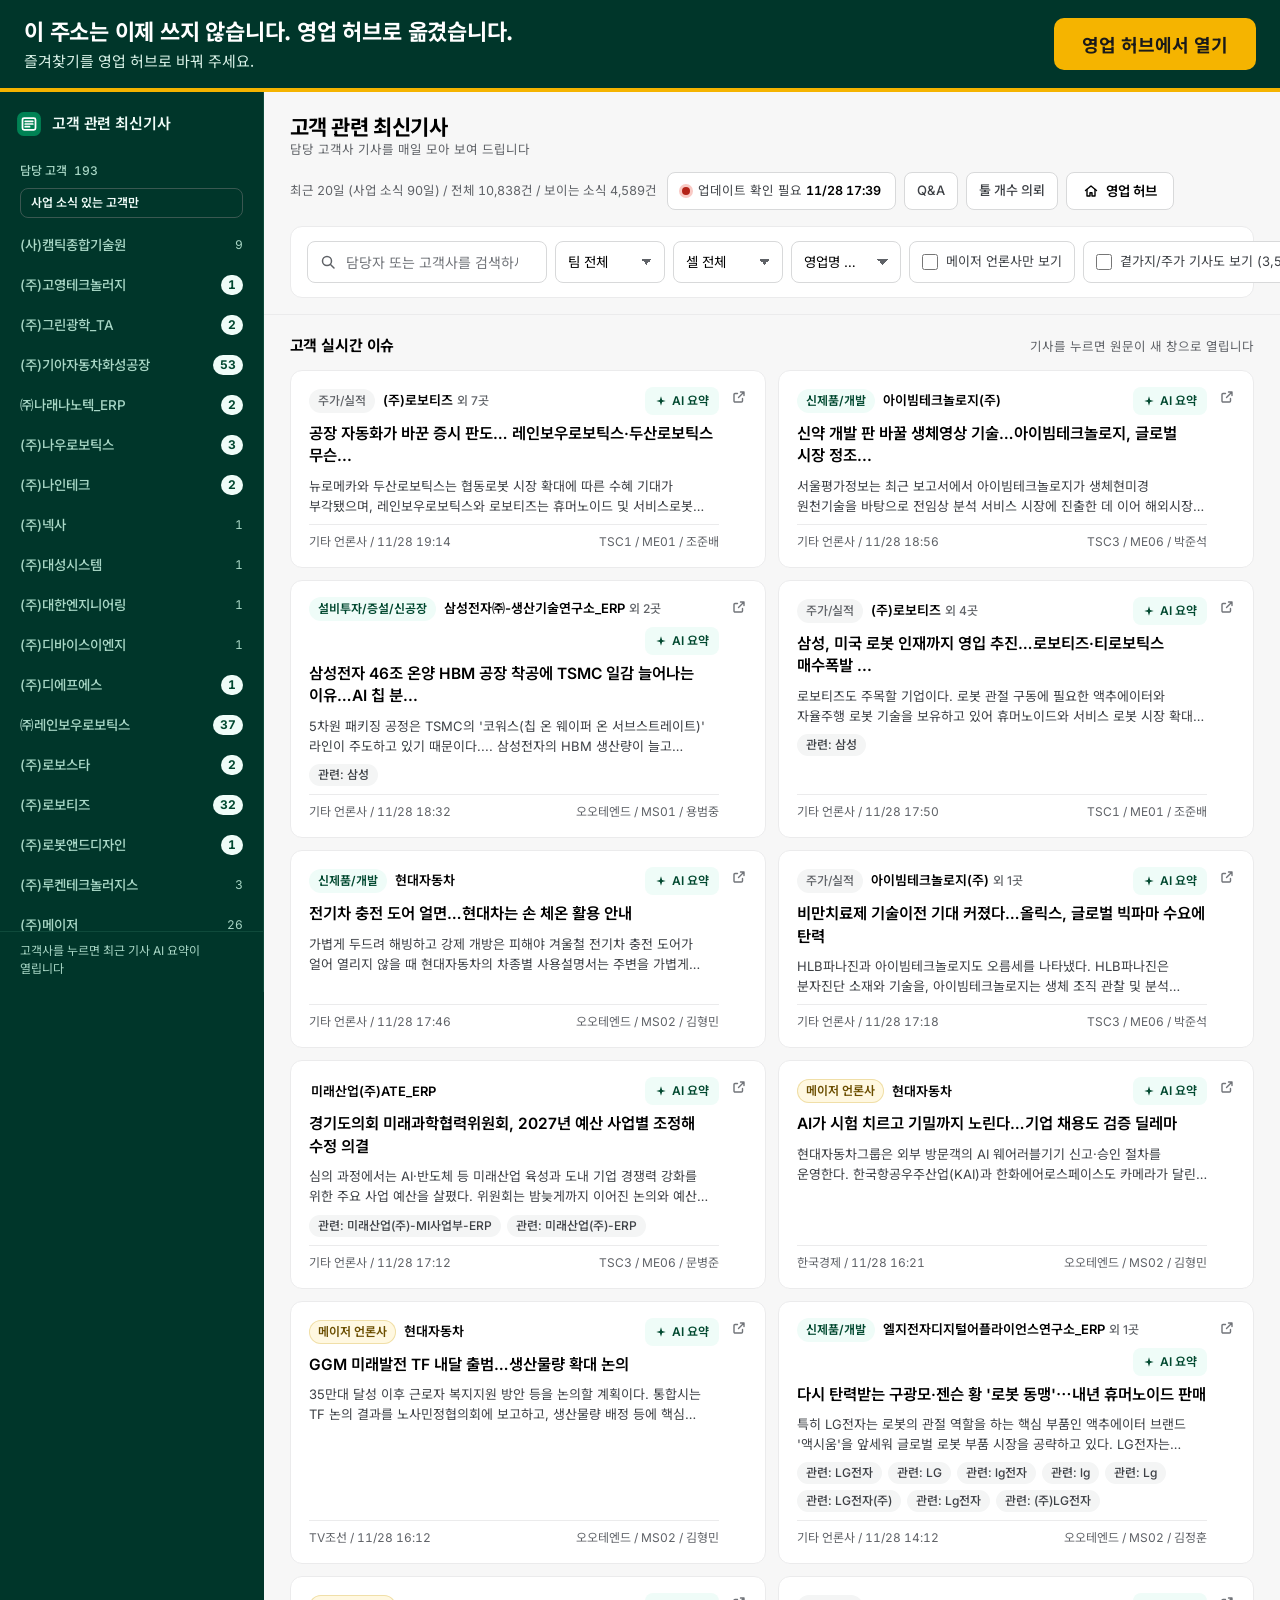
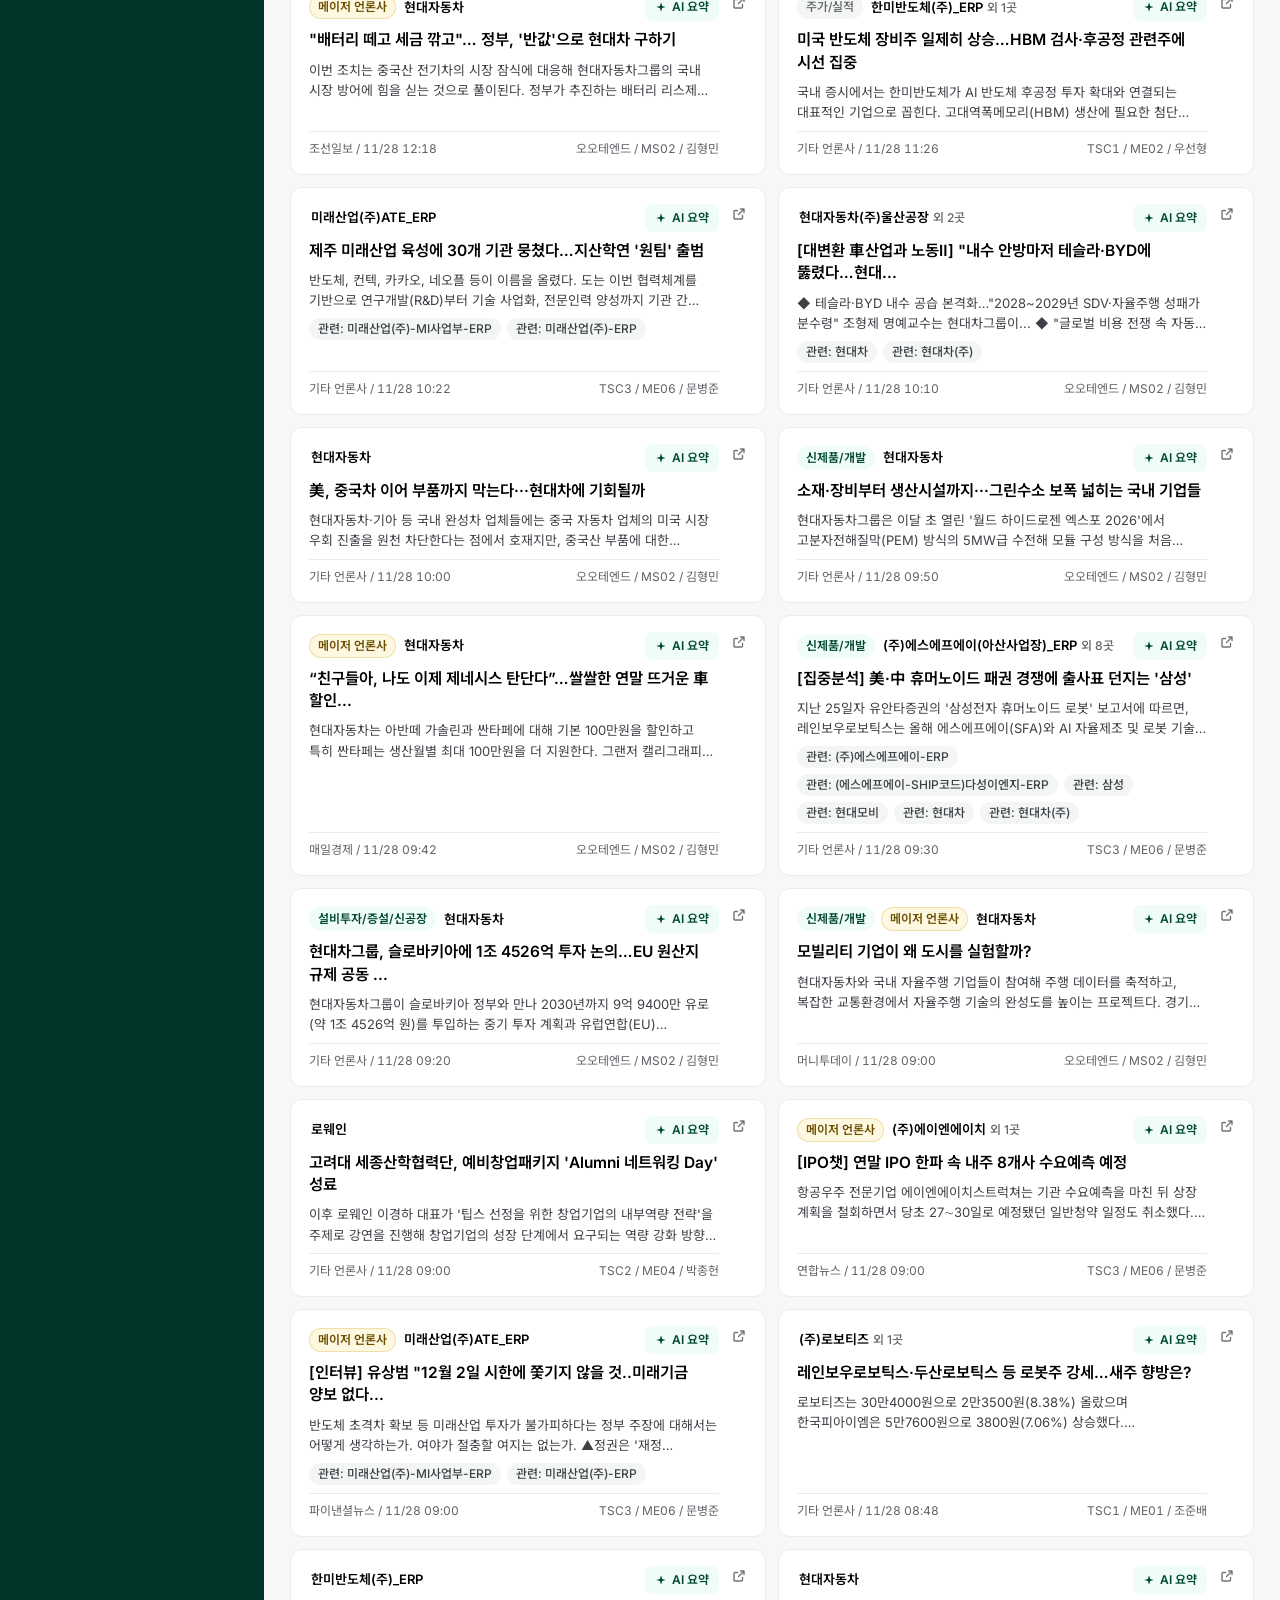
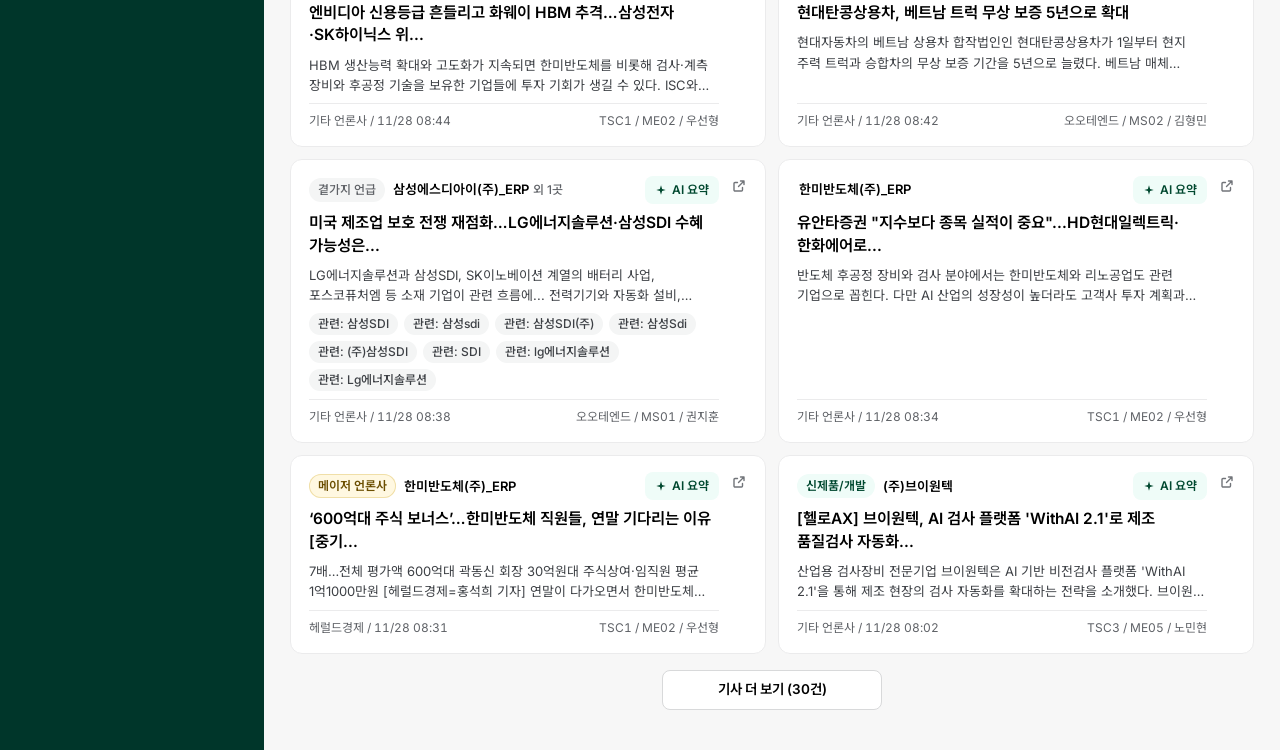
<file: index.html>
<!DOCTYPE html>
<html lang="ko">
<head>
<meta charset="UTF-8" />
<meta name="viewport" content="width=device-width, initial-scale=1.0, maximum-scale=5.0" />
<title>고객 관련 최신기사</title>
<link rel="preconnect" href="https://fonts.googleapis.com" />
<link rel="preconnect" href="https://fonts.gstatic.com" crossorigin />
<link rel="stylesheet" href="https://fonts.googleapis.com/css2?family=Inter:wght@400;500;600;700&family=Noto+Sans+KR:wght@400;500;600;700&display=swap" />
<link rel="stylesheet" href="style.css" />
</head>
<body>
<!--HUB-MOVED-->
<style>
.hubmv{position:sticky;top:0;z-index:2147483000;background:#00362a;color:#fff;border-bottom:4px solid #f5b400;font-family:"Noto Sans KR","Malgun Gothic","Apple SD Gothic Neo",sans-serif;-webkit-font-smoothing:antialiased;word-break:keep-all}
.hubmv-in{display:flex;align-items:center;gap:14px 24px;flex-wrap:wrap;max-width:1400px;margin:0 auto;padding:16px 24px;box-sizing:border-box}
.hubmv-t{flex:1 1 420px;min-width:0}
.hubmv-t b{display:block;font-size:22px;line-height:1.35;font-weight:700;letter-spacing:-.01em;color:#fff}
.hubmv-t span{display:block;margin-top:4px;font-size:15px;line-height:1.5;color:#d9f2e8}
.hubmv-go{flex:none;display:inline-flex;align-items:center;justify-content:center;gap:8px;height:52px;padding:0 28px;border-radius:10px;background:#f5b400;color:#1a1a1a!important;font-size:18px;font-weight:700;text-decoration:none!important;box-sizing:border-box}
.hubmv-go:hover{background:#ffc928}
.hubmv-go:focus-visible{outline:3px solid #fff;outline-offset:2px}
@media (max-width:640px){.hubmv-in{padding:14px 16px}.hubmv-t b{font-size:18px}.hubmv-t span{font-size:13.5px}.hubmv-go{width:100%;height:48px;font-size:16px}}
</style>
<div class="hubmv" role="alert"><div class="hubmv-in"><div class="hubmv-t"><b>이 주소는 이제 쓰지 않습니다. 영업 허브로 옮겼습니다.</b><span>즐겨찾기를 영업 허브로 바꿔 주세요.</span></div><a class="hubmv-go" id="hubmvGo" href="https://misumi-sales-hub.pages.dev/news/">영업 허브에서 열기</a></div></div>
<script>(function(){var a=document.getElementById("hubmvGo");if(!a)return;function u(){a.href="https://misumi-sales-hub.pages.dev/news/"+location.hash;}u();window.addEventListener("hashchange",u);})();</script>
<!--/HUB-MOVED-->
<svg width="0" height="0" style="position:absolute" aria-hidden="true" focusable="false">
  <symbol id="i-x" viewBox="0 0 16 16"><path d="M4 4l8 8M12 4l-8 8" stroke="currentColor" stroke-width="1.6" stroke-linecap="round"/></symbol>
  <symbol id="i-spark" viewBox="0 0 14 14"><path d="M7 1.5 8.3 5.7 12.5 7 8.3 8.3 7 12.5 5.7 8.3 1.5 7 5.7 5.7z" fill="currentColor"/></symbol>
  <symbol id="i-panel" viewBox="0 0 18 18"><g fill="none" stroke="currentColor" stroke-width="1.4"><rect x="2" y="3" width="14" height="12" rx="2.5"/><path d="M7 3v12"/></g></symbol>
  <symbol id="i-home" viewBox="0 0 16 16"><g fill="none" stroke="currentColor" stroke-width="1.4" stroke-linecap="round" stroke-linejoin="round"><path d="M2.5 7.5 8 3l5.5 4.5"/><path d="M4 6.5v6.5h3v-3.2h2V13h3V6.5"/></g></symbol>
  <symbol id="i-out" viewBox="0 0 16 16"><g fill="none" stroke="currentColor" stroke-width="1.4" stroke-linecap="round" stroke-linejoin="round"><path d="M9.5 3H13v3.5M13 3 7.5 8.5"/><path d="M11.5 9.5V12a1 1 0 0 1-1 1H4a1 1 0 0 1-1-1V5.5a1 1 0 0 1 1-1h2.5"/></g></symbol>
</svg>

<div class="pv-app">

  <header class="pv-header">
    <div class="pv-header__top">
      <div class="pv-brand">
        <button type="button" id="pvSideToggleBtn" class="pv-side-toggle-btn" aria-label="담당 고객 목록 열기" aria-expanded="false" aria-controls="pvSide">
          <svg width="18" height="18" aria-hidden="true" focusable="false"><use href="#i-panel"/></svg>
        </button>
        <div class="nw-title">
          <h1 class="pv-title">고객 관련 최신기사</h1>
          <span class="nw-title-sub">담당 고객사 기사를 매일 모아 보여 드립니다</span>
        </div>
      </div>
      <div class="pv-header__actions">
        <div class="pv-status-block">
          <p class="pv-counts" id="pvCounts"></p>
          <p class="pv-status" id="pvStatus" role="status" aria-live="polite">
            <span class="pv-status__dot" id="pvStatusDot"></span>
            <span id="pvStatusText">업데이트 정보 확인 중</span>
          </p>
        </div>
        <a class="nw-head-link" href="https://misumi-sales-hub.pages.dev/#qna-news" target="_blank" rel="noopener noreferrer">Q&amp;A</a>
        <a class="nw-head-link" href="https://misumi-sales-hub.pages.dev/#req-news" target="_blank" rel="noopener noreferrer">툴 개수 의뢰</a>
        <a class="hub-home-btn" href="https://misumi-sales-hub.pages.dev/" aria-label="한국미스미 영업 허브로 이동">
          <svg class="hub-home-btn__icon" width="16" height="16" aria-hidden="true" focusable="false"><use href="#i-home"/></svg>
          <span class="hub-home-btn__label">영업 허브</span>
        </a>
      </div>
    </div>

    <div class="nw-filter-card">
      <div class="nw-filter-top">
        <div class="pv-search-wrap">
          <svg class="pv-search-icon" viewBox="0 0 16 16" aria-hidden="true"><g fill="none" stroke="currentColor" stroke-width="1.5"><circle cx="7" cy="7" r="4.5"/><path d="M10.5 10.5 14 14" stroke-linecap="round"/></g></svg>
          <input type="search" id="pvSearchInput" class="pv-search-input" placeholder="담당자 또는 고객사를 검색하세요" autocomplete="off" aria-label="담당자 또는 고객사 검색" />
          <div id="pvAutocomplete" class="pv-autocomplete" hidden role="listbox"></div>
        </div>
        <div class="pv-filter-row" id="pvFilterRow">
          <label class="sr-only" for="pvTeamSelect">팀</label>
          <select id="pvTeamSelect" class="pv-chip-select"></select>
          <label class="sr-only" for="pvCellSelect">셀</label>
          <select id="pvCellSelect" class="pv-chip-select"></select>
          <label class="sr-only" for="pvRepSelect">영업명</label>
          <select id="pvRepSelect" class="pv-chip-select"></select>
          <label class="pv-major-toggle"><input type="checkbox" id="pvMajorOnly" /> 메이저 언론사만 보기</label>
          <button type="button" id="pvResetBtn" class="pv-reset-link">필터 전체 해제</button>
        </div>
      </div>
    </div>
  </header>

  <main class="pv-main">
    <aside class="pv-side" id="pvSide" aria-label="담당 고객 목록">
      <div class="nw-rail-brand">
        <svg width="26" height="26" viewBox="0 0 24 24" aria-hidden="true"><rect x="1" y="1" width="22" height="22" rx="6" fill="#008254"/><g fill="none" stroke="#ffffff" stroke-width="1.6" stroke-linecap="round" stroke-linejoin="round"><rect x="6" y="6.5" width="12" height="11" rx="1.5"/><path d="M8.5 9.5h7M8.5 12h7M8.5 14.5h4"/></g></svg>
        <b>고객 관련 최신기사</b>
      </div>
      <div class="pv-side__head">
        <h2 class="pv-side__title">담당 고객<span class="pv-side__count" id="pvSideCount"></span></h2>
        <button type="button" id="pvSideCloseBtn" class="pv-side-close" aria-label="목록 닫기"><svg width="16" height="16" aria-hidden="true" focusable="false"><use href="#i-x"/></svg></button>
      </div>
      <div id="pvCompanyList" class="pv-company-list"></div>
      <div class="nw-rail-foot"><p>고객사를 누르면 최근 기사 AI 요약이 열립니다</p></div>
    </aside>

    <section class="pv-feed">
      <div class="nw-feed-h">
        <h2 class="pv-feed__title" id="pvFeedTitle">고객 실시간 이슈</h2>
        <p>기사를 누르면 원문이 새 창으로 열립니다</p>
      </div>
      <div id="pvArticleList" class="pv-article-list" aria-live="polite"></div>
      <div id="pvEmptyState" class="pv-empty" hidden></div>
      <div id="pvErrorState" class="pv-error" hidden></div>
      <div class="pv-load-more-wrap">
        <button type="button" id="pvLoadMoreBtn" class="pv-load-more-btn" hidden>기사 더 보기</button>
      </div>
    </section>
  </main>

</div>

<div class="pv-side-backdrop" id="pvSideBackdrop" hidden></div>

<button type="button" id="pvTopBtn" class="pv-top-btn" aria-label="맨 위로 이동" hidden>
  <svg viewBox="0 0 24 24" aria-hidden="true" class="pv-top-btn__arrow"><path d="M12 19V5M6 11l6-6 6 6" fill="none" stroke="currentColor" stroke-width="2.2" stroke-linecap="round" stroke-linejoin="round"/></svg>
  <span class="pv-top-btn__label">맨 위로</span>
</button>

<div class="pv-company-modal-backdrop" id="pvCompanyModalBackdrop" hidden></div>

<div class="pv-company-modal" id="pvCompanyModal" hidden role="dialog" aria-modal="true" aria-labelledby="pvCompanyModalTitle">
  <div class="pv-company-modal__header">
    <div class="pv-company-modal__heading">
      <h3 id="pvCompanyModalTitle" class="pv-company-modal__title"></h3>
      <p id="pvCompanyModalMeta" class="pv-company-modal__meta"></p>
    </div>
    <button type="button" id="pvCompanyModalCloseBtn" class="pv-company-modal__close" aria-label="닫기"><svg width="16" height="16" aria-hidden="true" focusable="false"><use href="#i-x"/></svg></button>
  </div>
  <div id="pvCompanyModalBody" class="pv-company-modal__body"></div>
  <div class="pv-company-modal__footer">
    <button type="button" id="pvCompanyModalViewAllBtn" class="pv-company-modal__viewall">이 고객사 기사 전체 보기</button>
  </div>
</div>

<script src="app.js"></script>
</body>
</html>
</file>
<file: style.css>
/* 고객 관련 최신기사 - 형번치환 디자인 통일 (2026-11-22). 클래스는 app.js 가 만드는 pv-* 그대로, 새 것만 nw- */
:root{
  --canvas:#f7f7f7; --surface:#ffffff; --soft:#f4f5f5; --sunk:#effcf8;
  --ink:#000000; --body:#3d4045; --muted:#5f6267; --faint:#717479;
  --hair:#ebebec; --hair-strong:#d8d9da;
  --accent:#008254; --accent-press:#006642; --on-accent:#ffffff;
  --tint:#effcf8; --tint-ink:#00482f;
  --rail:#00362a; --rail-raised:#0c4a3a; --rail-ink:#effcf8; --rail-muted:#a7d6c5; --rail-hair:#0f4a3b;
  --ok:#1f7a52; --ok-tint:#e5f4ec; --warn:#94590a; --warn-tint:#fdf0d9; --bad:#b42318; --bad-tint:#fde8e6;
  --better:#1d5fd1; --better-tint:#e8f0fd;
  --note:#fff8e1; --note-line:#f0dfa8; --note-ink:#6b4e00;
  --r-ctl:8px; --r-card:12px; --r-pill:999px;
  --f:"Inter","Noto Sans KR","Apple SD Gothic Neo","Malgun Gothic",sans-serif;
  --rail-w:264px;
  color-scheme:light;
}
*{box-sizing:border-box}
html{background:var(--canvas)}
body{margin:0;background:var(--canvas);color:var(--ink);font-family:var(--f);font-size:14px;line-height:1.5;-webkit-font-smoothing:antialiased;word-break:keep-all;overflow-wrap:break-word}
button,input,select{font:inherit;color:inherit}
button{background:none;border:0;cursor:pointer;padding:0}
:focus-visible{outline:2px solid var(--accent);outline-offset:2px}
.sr-only{position:absolute;width:1px;height:1px;overflow:hidden;clip:rect(0 0 0 0);white-space:nowrap}
[hidden]{display:none!important}
.pv-no-scroll{overflow:hidden}

/* ===== 배치: [좌측 짙은 녹색 바 = 담당 고객] [헤더 / 기사 목록]
   .pv-main 은 display:contents 로 풀어서 원본 HTML 순서(header 다음 main>aside+section)를 그대로 두고 격자만 바꾼다 */
.pv-app{display:grid;grid-template-columns:var(--rail-w) minmax(0,1fr);grid-template-areas:"side header" "side feed";grid-template-rows:auto 1fr;min-height:100vh}
.pv-main{display:contents}
@media (min-width:1024px){.pv-app{background:linear-gradient(to right,var(--rail) var(--rail-w),transparent var(--rail-w))}}
.pv-header{grid-area:header;min-width:0}
.pv-feed{grid-area:feed;min-width:0}
.pv-side{grid-area:side}

/* ===== 좌측 바 (담당 고객) ===== */
.pv-side{position:sticky;top:0;height:100vh;background:var(--rail);color:var(--rail-ink);border-right:1px solid var(--rail-hair);display:flex;flex-direction:column;min-width:0;overflow:hidden}
.nw-rail-brand{display:flex;align-items:center;gap:10px;min-height:64px;padding:12px 16px;white-space:nowrap}
.nw-rail-brand b{font-weight:600;font-size:15px;letter-spacing:-.01em}
.pv-side__head{display:flex;align-items:center;justify-content:space-between;gap:8px;padding:6px 20px 8px}
.pv-side__title{margin:0;font-size:12px;font-weight:500;color:var(--rail-muted)}
.pv-side__count{margin-left:4px;font-variant-numeric:tabular-nums}
.pv-side-close{display:none;width:34px;height:34px;place-items:center;border-radius:var(--r-ctl);color:var(--rail-muted)}
.pv-side-close:hover{background:var(--rail-raised);color:var(--rail-ink)}
.pv-company-list{flex:1;min-height:0;overflow-y:auto;padding:0 10px 16px;display:flex;flex-direction:column;gap:2px;scrollbar-width:thin;scrollbar-color:var(--rail-hair) transparent}
.pv-company-item{width:100%;min-height:38px;display:flex;align-items:center;gap:10px;padding:0 10px;text-align:left;border-radius:var(--r-ctl);color:var(--rail-muted)}
.pv-company-item:hover,.pv-company-item.is-current{background:var(--rail-raised);color:var(--rail-ink)}
.pv-company-item.is-current .pv-company-item__label{font-weight:600}
.pv-company-item__icon{display:none}
.pv-company-item__label{flex:1;min-width:0;overflow:hidden;text-overflow:ellipsis;white-space:nowrap;font-weight:500;font-size:13.5px}
.nw-item-n{font-size:12px;color:var(--rail-muted);font-variant-numeric:tabular-nums}
.pv-side .pv-company-modal__empty{padding:6px 10px;font-size:12.5px;color:var(--rail-muted)}
.nw-rail-foot{padding:10px 12px 14px;border-top:1px solid var(--rail-hair)}
.nw-rail-foot p{margin:0;padding:0 8px;font-size:12px;color:var(--rail-muted);line-height:1.5}
.pv-side-backdrop{position:fixed;inset:0;z-index:30;background:rgba(15,15,25,.38)}

/* ===== 헤더 ===== */
.pv-header{position:sticky;top:0;z-index:10;background:var(--canvas);border-bottom:1px solid var(--hair);padding:22px max(20px,2vw) 16px}
.pv-header__top{display:flex;align-items:center;gap:12px 16px;flex-wrap:wrap}
.pv-brand{display:flex;align-items:center;gap:10px;min-width:0;flex:1 1 300px}
.pv-side-toggle-btn{display:none;flex:none;width:38px;height:38px;place-items:center;border:1px solid var(--hair-strong);border-radius:var(--r-ctl);background:var(--surface);color:var(--ink)}
.pv-logo{display:none}
.nw-title{display:flex;flex-direction:column;min-width:0}
.pv-title{margin:0;font-size:21px;line-height:1.3;font-weight:700;letter-spacing:-.02em}
.nw-title-sub{font-size:12.5px;color:var(--muted)}
.pv-header__actions{display:flex;align-items:center;gap:8px;flex-wrap:wrap}
.pv-status-block{display:flex;align-items:center;gap:10px;flex-wrap:wrap}
.pv-counts{margin:0;font-size:12.5px;color:var(--muted);font-variant-numeric:tabular-nums}
.pv-status{margin:0;display:inline-flex;align-items:center;gap:8px;height:38px;padding:0 14px;border:1px solid var(--hair-strong);border-radius:var(--r-ctl);background:var(--surface);font-size:12.5px;color:var(--body);white-space:nowrap}
.pv-status b{font-weight:600;color:var(--ink);font-variant-numeric:tabular-nums}
.pv-status__dot{width:8px;height:8px;border-radius:50%;background:var(--faint);box-shadow:0 0 0 3px var(--soft)}
.pv-status__dot.is-ok{background:var(--ok);box-shadow:0 0 0 3px var(--ok-tint)}
.pv-status__dot.is-delayed{background:var(--warn);box-shadow:0 0 0 3px var(--warn-tint)}
.pv-status__dot.is-error{background:var(--bad);box-shadow:0 0 0 3px #f9c9c4}
.hub-home-btn{display:inline-flex;align-items:center;justify-content:center;gap:7px;height:38px;padding:0 16px;border:1px solid var(--hair-strong);border-radius:var(--r-ctl);background:var(--surface);color:var(--ink);font-weight:600;font-size:13.5px;white-space:nowrap;text-decoration:none}
.hub-home-btn:hover{border-color:var(--ink)}
.nw-head-link{display:inline-flex;align-items:center;height:38px;padding:0 12px;border:1px solid var(--hair-strong);border-radius:var(--r-ctl);background:var(--surface);color:var(--body);font-weight:500;font-size:13px;white-space:nowrap;text-decoration:none}
.nw-head-link:hover{border-color:var(--ink);color:var(--ink)}

/* 필터 카드 (검색 + 팀/셀/영업명 + 메이저 언론사만 + 해제) */
.nw-filter-card{margin-top:16px;background:var(--surface);border:1px solid var(--hair);border-radius:var(--r-card);padding:14px 16px;display:flex;flex-direction:column;gap:12px}
.nw-filter-top{display:grid;grid-template-columns:minmax(240px,1fr) repeat(3,minmax(110px,160px)) auto auto;gap:8px;align-items:center}
.pv-search-wrap{position:relative;min-width:0}
.pv-search-icon{position:absolute;left:13px;top:50%;width:16px;height:16px;transform:translateY(-50%);color:var(--muted);pointer-events:none}
.pv-search-input{width:100%;height:42px;padding:0 14px 0 38px;border:1px solid var(--hair-strong);border-radius:var(--r-ctl);background:var(--surface);font-size:14px}
.pv-search-input::placeholder{color:var(--faint)}
.pv-search-input:focus,.pv-chip-select:focus{outline:0;border-color:var(--accent);box-shadow:0 0 0 1px var(--accent)}
.pv-autocomplete{position:absolute;top:calc(100% + 6px);left:0;right:0;z-index:25;background:var(--surface);border:1px solid var(--hair-strong);border-radius:var(--r-ctl);box-shadow:0 6px 18px rgba(0,0,0,.12);padding:4px;max-height:320px;overflow:auto}
.pv-autocomplete__item{display:grid;grid-template-columns:auto 1fr;grid-template-areas:"kind label" "kind meta";gap:0 10px;align-items:center;padding:8px 10px;border-radius:6px;cursor:pointer}
.pv-autocomplete__item:hover,.pv-autocomplete__item.is-active{background:var(--soft)}
.pv-autocomplete__kind{grid-area:kind;font-size:11.5px;font-weight:600;color:var(--muted);background:var(--soft);border-radius:var(--r-pill);padding:2px 8px}
.pv-autocomplete__item:hover .pv-autocomplete__kind,.pv-autocomplete__item.is-active .pv-autocomplete__kind{background:var(--surface)}
.pv-autocomplete__label{grid-area:label;font-weight:600;font-size:13.5px}
.pv-autocomplete__meta{grid-area:meta;font-size:12px;color:var(--muted)}
.pv-filter-row{display:contents}
.pv-chip-select{width:100%;min-width:0;height:42px;padding:0 34px 0 12px;border:1px solid var(--hair-strong);border-radius:var(--r-ctl);font-size:13.5px;appearance:none;-webkit-appearance:none;cursor:pointer;text-overflow:ellipsis;background:linear-gradient(45deg,transparent 50%,var(--muted) 50%) right 17px center/6px 6px no-repeat,linear-gradient(-45deg,transparent 50%,var(--muted) 50%) right 12px center/6px 6px no-repeat,var(--surface)}
.pv-chip-select.is-active{border-color:var(--accent);background-color:var(--tint);color:var(--tint-ink);font-weight:600}
.pv-reset-link{height:42px;padding:0 6px;font-size:12.5px;color:var(--muted);text-decoration:underline;text-underline-offset:3px;white-space:nowrap}
.pv-reset-link:disabled{color:var(--faint);text-decoration:none;cursor:default;opacity:.6}

.pv-major-toggle{display:inline-flex;align-items:center;gap:8px;height:42px;padding:0 12px;border:1px solid var(--hair-strong);border-radius:var(--r-ctl);background:var(--surface);font-size:13px;color:var(--body);cursor:pointer;white-space:nowrap}
.pv-major-toggle input{width:16px;height:16px;margin:0;accent-color:var(--accent)}
.pv-major-toggle:has(input:checked){border-color:var(--accent);background:var(--tint);color:var(--tint-ink);font-weight:600}

/* ===== 기사 목록 ===== */
.pv-feed{padding:20px max(20px,2vw) 40px}
.nw-feed-h{display:flex;align-items:baseline;justify-content:space-between;gap:12px;flex-wrap:wrap;margin-bottom:12px}
.pv-feed__title{margin:0;font-size:15px;font-weight:700;letter-spacing:-.01em}
.nw-feed-h p{margin:0;font-size:12.5px;color:var(--muted)}
.pv-article-list{display:grid;grid-template-columns:repeat(auto-fill,minmax(440px,1fr));gap:12px}
.pv-card{position:relative;display:flex;gap:12px;padding:16px 18px;background:var(--surface);border:1px solid var(--hair);border-radius:var(--r-card);color:inherit;text-decoration:none;transition:border-color .15s}
.pv-card:hover{border-color:var(--hair-strong)}
.pv-card__body{flex:1;min-width:0;display:flex;flex-direction:column;gap:8px}
.pv-card__badges{display:flex;align-items:center;flex-wrap:wrap;gap:6px}
.pv-card__company{font-size:13px;font-weight:600;color:var(--ink);margin-left:2px}
.pv-card__company small{font-size:12px;font-weight:500;color:var(--muted);margin-left:4px}
.nw-ai-btn{position:relative;z-index:2;margin-left:auto;display:inline-flex;align-items:center;gap:5px;height:28px;padding:0 10px;border-radius:var(--r-ctl);background:var(--tint);color:var(--tint-ink);font-size:12px;font-weight:600;white-space:nowrap}
.nw-ai-btn:hover{filter:brightness(.96)}
.pv-card__title{margin:0;font-size:15.5px;font-weight:600;line-height:1.45;color:var(--ink);display:-webkit-box;-webkit-line-clamp:2;-webkit-box-orient:vertical;overflow:hidden}
.pv-card__title a{color:inherit;text-decoration:none}
.pv-card__title a::after{content:"";position:absolute;inset:0;border-radius:inherit;z-index:1}
.pv-card:hover .pv-card__title a{text-decoration:underline;text-underline-offset:3px;text-decoration-thickness:1px}
.pv-card__desc{margin:0;font-size:13px;color:var(--body);line-height:1.55;display:-webkit-box;-webkit-line-clamp:2;-webkit-box-orient:vertical;overflow:hidden}
.pv-related-badges{display:flex;flex-wrap:wrap;gap:6px}
.pv-card__meta{display:flex;justify-content:space-between;gap:6px 12px;flex-wrap:wrap;margin-top:auto;padding-top:8px;border-top:1px solid var(--hair);font-size:12px;color:var(--muted);font-variant-numeric:tabular-nums}
.pv-card__arrow{flex:none;width:16px;height:16px;margin-top:2px;color:var(--faint)}
.pv-card:hover .pv-card__arrow{color:var(--ink)}

.pv-badge-pill{display:inline-flex;align-items:center;height:24px;padding:0 9px;border-radius:var(--r-pill);font-size:12px;font-weight:600;white-space:nowrap;background:var(--soft);color:var(--muted)}
.pv-badge-pill--new{background:var(--ink);color:var(--surface)}
.pv-badge-pill--major{background:var(--note);color:var(--note-ink);box-shadow:inset 0 0 0 1px var(--note-line)}
.pv-badge-pill--rel{height:22px;font-size:12px;font-weight:500;background:var(--soft);color:var(--body)}

.pv-load-more-wrap{display:flex;justify-content:center;margin-top:16px}
.pv-load-more-btn{height:40px;min-width:220px;padding:0 18px;border:1px solid var(--hair-strong);border-radius:var(--r-ctl);background:var(--surface);font-weight:600;font-size:13.5px}
.pv-load-more-btn:hover{border-color:var(--ink)}

/* 빈 결과 / 오류 */
.pv-empty,.pv-error{margin:0;padding:36px 20px;background:var(--surface);border:1px solid var(--hair);border-radius:var(--r-card);text-align:center;color:var(--body)}
.pv-empty p,.pv-error p{margin:0 0 4px;font-size:14px}
.nw-state-title{font-size:15px!important;font-weight:700;color:var(--ink)}
.nw-state-sub{font-size:12.5px!important;color:var(--muted)}
.pv-error .nw-state-title{color:var(--bad)}
.pv-state-actions{display:flex;justify-content:center;gap:8px;flex-wrap:wrap;margin-top:16px}
.pv-state-actions button{height:38px;padding:0 16px;border:1px solid var(--hair-strong);border-radius:var(--r-ctl);background:var(--surface);font-weight:600;font-size:13.5px}
.pv-state-actions button:first-child{background:var(--accent);border-color:var(--accent);color:var(--on-accent)}
.pv-state-actions button:first-child:hover{background:var(--accent-press)}

/* 맨 위로 */
.pv-top-btn{position:fixed;right:20px;bottom:20px;z-index:15;display:inline-flex;align-items:center;gap:6px;height:38px;padding:0 14px;border:1px solid var(--hair-strong);border-radius:var(--r-ctl);background:var(--surface);font-size:12.5px;font-weight:600;color:var(--ink)}
.pv-top-btn:hover{border-color:var(--ink)}
.pv-top-btn__arrow{width:14px;height:14px}

/* ===== 서랍: 고객사 AI 요약 (원래 가운데 팝업 → 오른쪽 서랍) ===== */
.pv-company-modal-backdrop{position:fixed;inset:0;z-index:40;background:rgba(15,15,25,.38)}
.pv-company-modal{position:fixed;top:0;right:0;bottom:0;z-index:41;width:min(560px,100%);display:flex;flex-direction:column;background:var(--surface);box-shadow:-8px 0 24px rgba(0,0,0,.12);padding-right:env(safe-area-inset-right,0px)}
.pv-company-modal__header{flex:none;display:flex;align-items:flex-start;justify-content:space-between;gap:12px;padding:18px 20px;border-bottom:1px solid var(--hair)}
.pv-company-modal__heading{min-width:0;display:flex;flex-direction:column;gap:3px}
.pv-company-modal__title{margin:0;font-size:17px;font-weight:700;letter-spacing:-.01em;line-height:1.3}
.pv-company-modal__meta{margin:0;font-size:12.5px;color:var(--muted);line-height:1.5}
.pv-company-modal__close{flex:none;width:34px;height:34px;display:grid;place-items:center;border-radius:var(--r-ctl);color:var(--muted)}
.pv-company-modal__close:hover{background:var(--soft);color:var(--ink)}
.pv-company-modal__body{flex:1;min-height:0;overflow:auto;padding:18px 20px 24px;display:flex;flex-direction:column;gap:14px;font-size:13.5px;color:var(--body)}
.pv-company-modal__summary-box{padding:14px 16px;border-radius:var(--r-card);background:var(--tint);color:var(--tint-ink);display:flex;flex-direction:column;gap:8px}
.pv-company-modal__summary-badge{display:inline-flex;align-items:center;gap:6px;font-size:12.5px;font-weight:700}
.pv-company-modal__summary-text{margin:0;font-size:14.5px;line-height:1.7;color:#00362a}
.pv-company-modal__summary-meta{margin:0;font-size:12px;color:var(--tint-ink);opacity:.85;font-variant-numeric:tabular-nums}
.pv-company-modal__refs-title{margin:6px 0 0;padding-bottom:8px;border-bottom:1px solid var(--hair);font-size:14px;font-weight:700;color:var(--ink)}
.pv-company-modal__refs{display:flex;flex-direction:column;gap:8px}
.pv-company-modal__ref-item{display:flex;flex-direction:column;gap:3px;padding:11px 14px;border:1px solid var(--hair);border-radius:var(--r-ctl);color:inherit;text-decoration:none}
.pv-company-modal__ref-item:hover{border-color:var(--hair-strong)}
.pv-company-modal__ref-item-title{font-size:13.5px;font-weight:600;color:var(--ink);line-height:1.45}
.pv-company-modal__ref-item-meta{font-size:12px;color:var(--muted);font-variant-numeric:tabular-nums}
.pv-company-modal__item{display:flex;flex-direction:column;gap:6px;padding:12px 14px;border:1px solid var(--hair);border-radius:var(--r-ctl);color:inherit;text-decoration:none}
.pv-company-modal__item:hover{border-color:var(--hair-strong)}
.pv-company-modal__item-badges{display:flex;flex-wrap:wrap;gap:6px}
.pv-company-modal__item-badges:empty{display:none}
.pv-company-modal__item-title{margin:0;font-size:13.5px;font-weight:600;color:var(--ink);line-height:1.45}
.pv-company-modal__item-desc{margin:0;font-size:12.5px;color:var(--body);line-height:1.55;display:-webkit-box;-webkit-line-clamp:2;-webkit-box-orient:vertical;overflow:hidden}
.pv-company-modal__item-meta{margin:0;font-size:12px;color:var(--muted);font-variant-numeric:tabular-nums}
.pv-company-modal__empty{margin:0;padding:14px 16px;border-radius:var(--r-card);background:var(--soft);font-size:13px;color:var(--body);line-height:1.6}
.pv-company-modal__footer{flex:none;padding:14px 20px;border-top:1px solid var(--hair);background:var(--surface)}
.pv-company-modal__viewall{width:100%;height:42px;border-radius:var(--r-ctl);background:var(--accent);color:var(--on-accent);font-weight:600;font-size:14px}
.pv-company-modal__viewall:hover{background:var(--accent-press)}

/* ===== (2026-11-24) 사업 소식 / 일반 / 곁가지/주가, 같은 소식 묶음 =====
   사건 종류 알약은 민트 한 가지(종류는 글자로 구분), 곁가지/주가는 회색 */
.nw-ev-pill{display:inline-flex;align-items:center;height:24px;padding:0 9px;border-radius:var(--r-pill);background:var(--tint);color:var(--tint-ink);font-size:12px;font-weight:600;white-space:nowrap}
.nw-src-dart{display:inline-flex;align-items:center;height:22px;padding:0 7px;border:1px solid #b9cdf3;border-radius:6px;background:var(--better-tint);color:var(--better);font-size:11.5px;font-weight:700;letter-spacing:.03em;white-space:nowrap}
.nw-src-dart--sm{height:18px;padding:0 5px;margin-right:6px;font-size:11px;vertical-align:1px}
.nw-ev-pill--quiet{background:var(--soft);color:var(--muted);font-weight:500}
.nw-same{position:relative;z-index:2;display:flex;flex-direction:column;gap:6px}
.nw-same__btn{align-self:flex-start;height:26px;padding:0 10px;border:1px solid var(--hair-strong);border-radius:var(--r-ctl);background:var(--surface);font-size:12px;font-weight:600;color:var(--body)}
.nw-same__btn:hover{border-color:var(--ink);color:var(--ink)}
.nw-same__list{display:flex;flex-direction:column;border:1px solid var(--hair);border-radius:var(--r-ctl);overflow:hidden}
.nw-same__item{display:flex;flex-direction:column;gap:2px;padding:8px 12px;color:inherit;text-decoration:none;background:var(--surface)}
.nw-same__item + .nw-same__item{border-top:1px solid var(--hair)}
.nw-same__item:hover .nw-same__title{text-decoration:underline;text-underline-offset:3px}
.nw-same__title{font-size:12.5px;font-weight:500;color:var(--ink);line-height:1.45}
.nw-same__meta{font-size:12px;color:var(--muted);font-variant-numeric:tabular-nums}
.nw-filter-top{grid-template-columns:minmax(240px,1fr) repeat(3,minmax(110px,160px)) auto auto auto}
.nw-item-n--biz{min-width:22px;height:20px;padding:0 7px;display:inline-flex;align-items:center;justify-content:center;border-radius:var(--r-pill);background:var(--tint);color:var(--tint-ink);font-weight:700}
.nw-bizonly{margin:0 20px 8px;height:30px;padding:0 10px;border:1px solid rgba(128,128,128,.45);border-radius:var(--r-ctl);font-size:12px;font-weight:600;color:inherit;text-align:left}
.nw-bizonly:hover{border-color:currentColor}
.nw-bizonly[aria-pressed="true"]{background:var(--tint);border-color:var(--tint);color:var(--tint-ink)}

/* 서랍 */
.nw-jump{display:flex;flex-wrap:wrap;gap:6px}
.nw-jump__btn{height:30px;padding:0 12px;border:1px solid var(--hair-strong);border-radius:var(--r-pill);background:var(--surface);font-size:12.5px;font-weight:600;color:var(--body);font-variant-numeric:tabular-nums}
.nw-jump__btn.is-biz{background:var(--tint);border-color:var(--tint);color:var(--tint-ink)}
.nw-jump__btn:disabled{color:var(--faint);cursor:default}
.nw-sec{display:flex;flex-direction:column;gap:8px;scroll-margin-top:8px}
.nw-sec__h{display:flex;align-items:baseline;justify-content:space-between;gap:8px;flex-wrap:wrap;padding-bottom:8px;border-bottom:1px solid var(--hair)}
.nw-sec__h h4{margin:0;font-size:14px;font-weight:700;color:var(--ink)}
.nw-sec__h span{font-size:12px;color:var(--muted)}
.nw-none{margin:0;padding:12px 14px;border-radius:var(--r-ctl);background:var(--soft);font-size:13px;color:var(--body)}
.nw-evt{display:flex;flex-direction:column;gap:6px;padding:12px 14px;border:1px solid var(--hair);border-radius:var(--r-card);background:var(--surface)}
.nw-evt__top{display:flex;align-items:center;gap:8px;flex-wrap:wrap}
.nw-evt__date{font-size:12.5px;font-weight:600;color:var(--body);font-variant-numeric:tabular-nums}
.nw-evt__date.is-old{color:var(--faint);font-weight:500}
.nw-evt__title{margin:0;font-size:14.5px;font-weight:600;line-height:1.45;color:var(--ink);text-decoration:none}
a.nw-evt__title:hover{text-decoration:underline;text-underline-offset:3px}
.nw-evt__quote{align-self:stretch;text-align:left;font-size:12.5px;color:var(--muted);line-height:1.5;overflow:hidden;text-overflow:ellipsis;white-space:nowrap}
.nw-evt__quote.is-open{white-space:normal}
.nw-evt__meta{font-size:12px;color:var(--muted);font-variant-numeric:tabular-nums}
.nw-fold{border:1px solid var(--hair);border-radius:var(--r-card);background:var(--surface);scroll-margin-top:8px}
.nw-fold summary{display:flex;flex-direction:column;gap:2px;padding:12px 40px 12px 14px;cursor:pointer;list-style:none;position:relative}
.nw-fold summary::-webkit-details-marker{display:none}
.nw-fold summary::after{content:"+";position:absolute;right:14px;top:50%;transform:translateY(-50%);font-size:18px;color:var(--muted);transition:transform .15s}
.nw-fold[open] summary::after{transform:translateY(-50%) rotate(45deg)}
.nw-fold__t{font-size:13.5px;font-weight:600;color:var(--ink)}
.nw-fold__s{font-size:12px;color:var(--muted)}
.nw-fold .pv-company-modal__refs{padding:0 12px 12px}

/* ===== 폭 단계: 넓은 폭 → 좁은 폭 순서 ===== */
@media (max-width:1279px){
  .nw-filter-top{grid-template-columns:repeat(3,minmax(0,1fr)) auto auto auto}
  .pv-search-wrap{grid-column:1/-1}
}
/* 1024 미만: 좌측 바는 숨기고 메뉴 버튼으로 여는 서랍 (app.js openSide/closeSide, 기준 1024 그대로) */
@media (max-width:1023px){
  .pv-app{grid-template-columns:minmax(0,1fr);grid-template-areas:"header" "feed"}
  .pv-side{position:fixed;top:0;left:0;bottom:0;width:min(300px,86vw);height:auto;z-index:31;transform:translateX(-100%);transition:transform .22s cubic-bezier(.2,.8,.2,1);visibility:hidden}
  .pv-side.is-open{transform:none;visibility:visible}
  .pv-side-close{display:grid}
  .pv-side-toggle-btn{display:grid}
  .pv-article-list{grid-template-columns:minmax(0,1fr)}
}
@media (max-width:760px){
  .pv-header{position:static;padding:18px 16px 14px}
  .pv-feed{padding:16px 16px 32px}
  .pv-brand{flex-basis:100%}
  .pv-header__actions{width:100%;flex-wrap:wrap}
  .pv-status-block{display:contents}
  .pv-status{order:1;flex:1 1 100%;min-width:0}
  .nw-head-link,.hub-home-btn{order:2}
  .hub-home-btn{margin-left:auto}
  .pv-counts{order:3;width:100%}
  .pv-counts,.nw-title-sub,.nw-feed-h p,.pv-company-modal__meta,.pv-card__meta,.nw-state-sub{font-size:11.5px!important}
  .pv-status{font-size:12px;padding:0 12px}
  .hub-home-btn{padding:0 12px}
  .nw-head-link{padding:0 10px;font-size:12.5px}
  .nw-filter-card{padding:12px;margin-top:14px}
  .nw-filter-top{grid-template-columns:minmax(0,1fr) minmax(0,1fr)}
  .pv-search-wrap,#pvRepSelect{grid-column:1/-1}
  .pv-major-toggle{justify-self:start}
  .nw-fold-toggle{grid-column:1/-1}
  .nw-evt__title{font-size:14px}
  .pv-reset-link{justify-self:end}
  .pv-card{padding:14px}
  .pv-card__title{font-size:15px}
  .pv-company-modal__header,.pv-company-modal__body,.pv-company-modal__footer{padding-left:16px;padding-right:16px}
  .pv-top-btn{right:16px;bottom:16px}
}
@media (prefers-reduced-motion:reduce){.pv-side{transition:none}}
</file>
